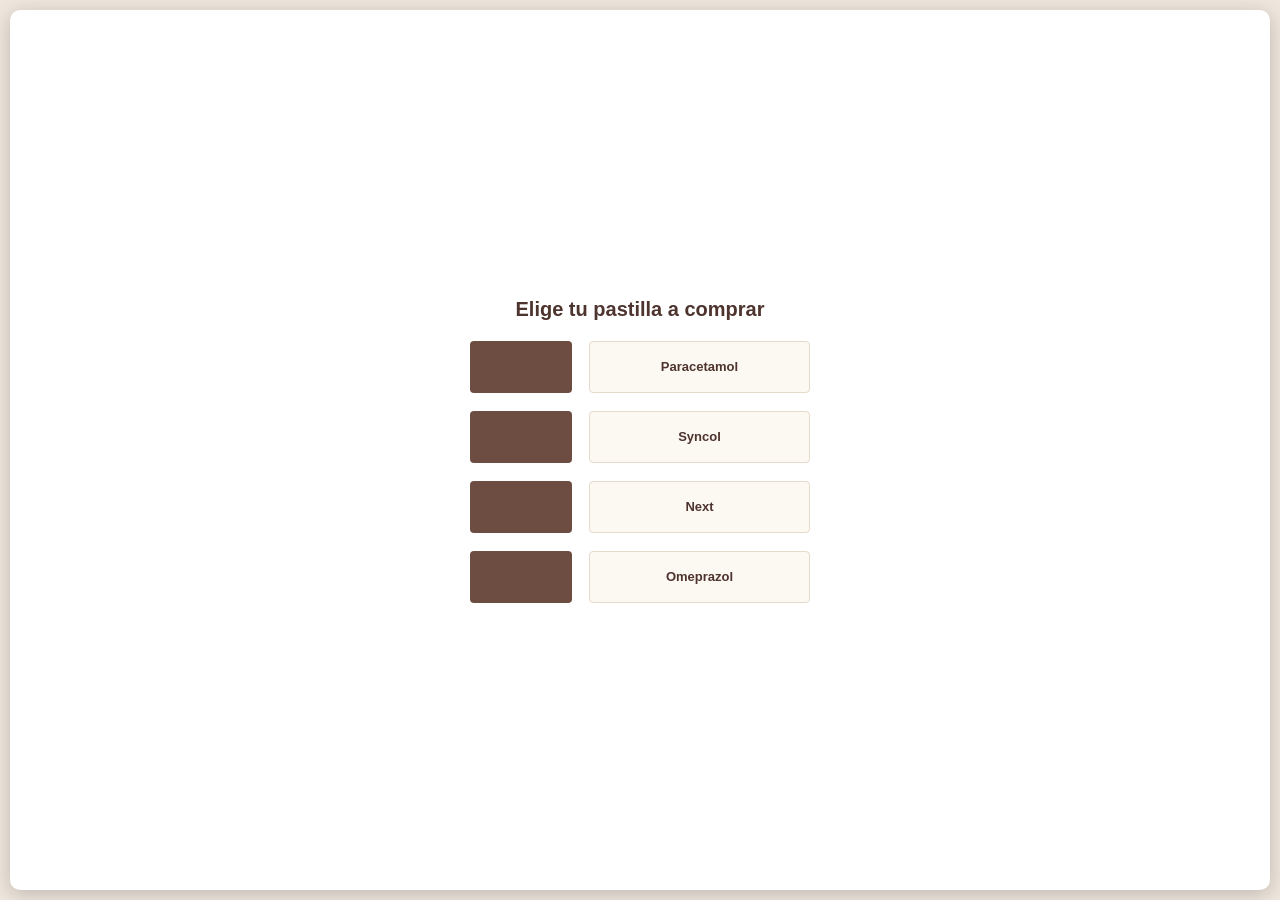
<file: elegir.html>
<!DOCTYPE html>
<html lang="es">
<head>
    <meta charset="UTF-8">
    <meta name="viewport" content="width=device-width, initial-scale=1.0">
    <title>Elegir pastilla</title>
    <link rel="stylesheet" href="estilo/elegir.css">
</head>
<body>

    <div class="fondo-diagonal"></div>

    <div class="contenido-opciones">
        
        <div class="tarjeta-opciones">
            
            <h1 class="pregunta">Elige tu pastilla a comprar</h1>

            <div class="contenedor-botones">
                <button class="botonE" onclick="guardarYRedirigir(1, 'Paracetamol')">Paracetamol</button>
                <button class="botonE" onclick="guardarYRedirigir(2, 'Syncol')">Syncol</button>
                <button class="botonE" onclick="guardarYRedirigir(3, 'Next')">Next</button>
                <button class="botonE" onclick="guardarYRedirigir(4, 'Omeprazol')">Omeprazol</button>
            </div>

        </div>

    </div>

    <script>
        function guardarYRedirigir(numero, nombre) {
            localStorage.setItem('resultadoRuta', numero);
            localStorage.setItem('nombrePastilla', nombre);

            window.location.href = 'formulario/rutas.html';
        }
    </script>

</body>
</html>
</file>
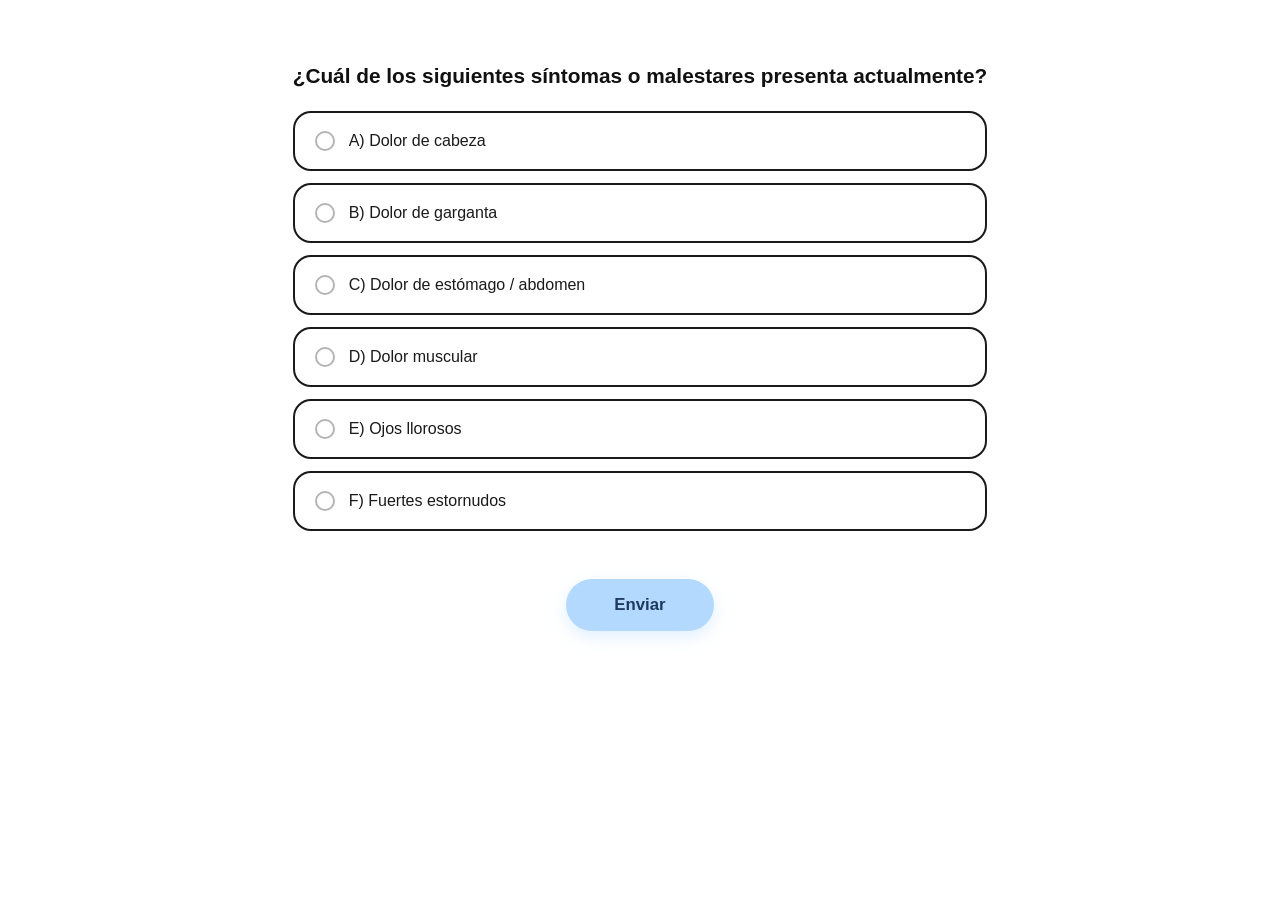
<file: formulario.html>
<!DOCTYPE html>
<html lang="es">
<head>
    <meta charset="UTF-8">
    <meta name="viewport" content="width=device-width, initial-scale=1.0">
    <title>Formulario</title>
    <link rel="stylesheet" href="estilo/formulario.css">
</head>
<body>

    <div class="rectangulo">
        <div class="prePRINCI">
            <form id="mi-formulario">
                
                <fieldset>
                    <legend>¿Cuál de los siguientes síntomas o malestares presenta actualmente?</legend>
                
                    <label><input type="radio" name="pregunta1" value="cabeza" required> A) Dolor de cabeza</label>
                    <label><input type="radio" name="pregunta1" value="garganta"> B) Dolor de garganta</label>
                    <label><input type="radio" name="pregunta1" value="estomago"> C) Dolor de estómago / abdomen</label>
                    <label><input type="radio" name="pregunta1" value="muscular"> D) Dolor muscular</label>
                    <label><input type="radio" name="pregunta1" value="ojos"> E) Ojos llorosos</label>
                    <label><input type="radio" name="pregunta1" value="estornudos"> F) Fuertes estornudos</label>
                </fieldset>

                <button type="submit" class="botonE">Enviar</button>
            </form>
        </div>
    </div>

    <script>
        document.getElementById('mi-formulario').addEventListener('submit', function(event) {
            event.preventDefault();

            const opcionSeleccionada = document.querySelector('input[name="pregunta1"]:checked');

            if (opcionSeleccionada) {
                const valor = opcionSeleccionada.value;
                let paginaDestino = '';

                switch (valor) {
                    case 'cabeza':
                        paginaDestino='formulario/pag1.html';
                        break;
                    case 'garganta':
                        paginaDestino='formulario/pag2.html';
                        break;
                    case 'estomago':
                        paginaDestino='formulario/pag3.html';
                        break;
                    case 'muscular':
                        paginaDestino='formulario/pag4.html';
                        break;
                    case 'nasal':
                        paginaDestino='formulario/pag5.html';
                        break;
                    case 'ojos':
                        paginaDestino='formulario/pag5.html';
                        break;
                    case 'estornudos':
                        paginaDestino='formulario/pag5.html';
                        break;
                    default:
                        paginaDestino='error.html';
                }
                window.location.href = paginaDestino;
            }
        });
    </script>
    
</body>
</html>
</file>
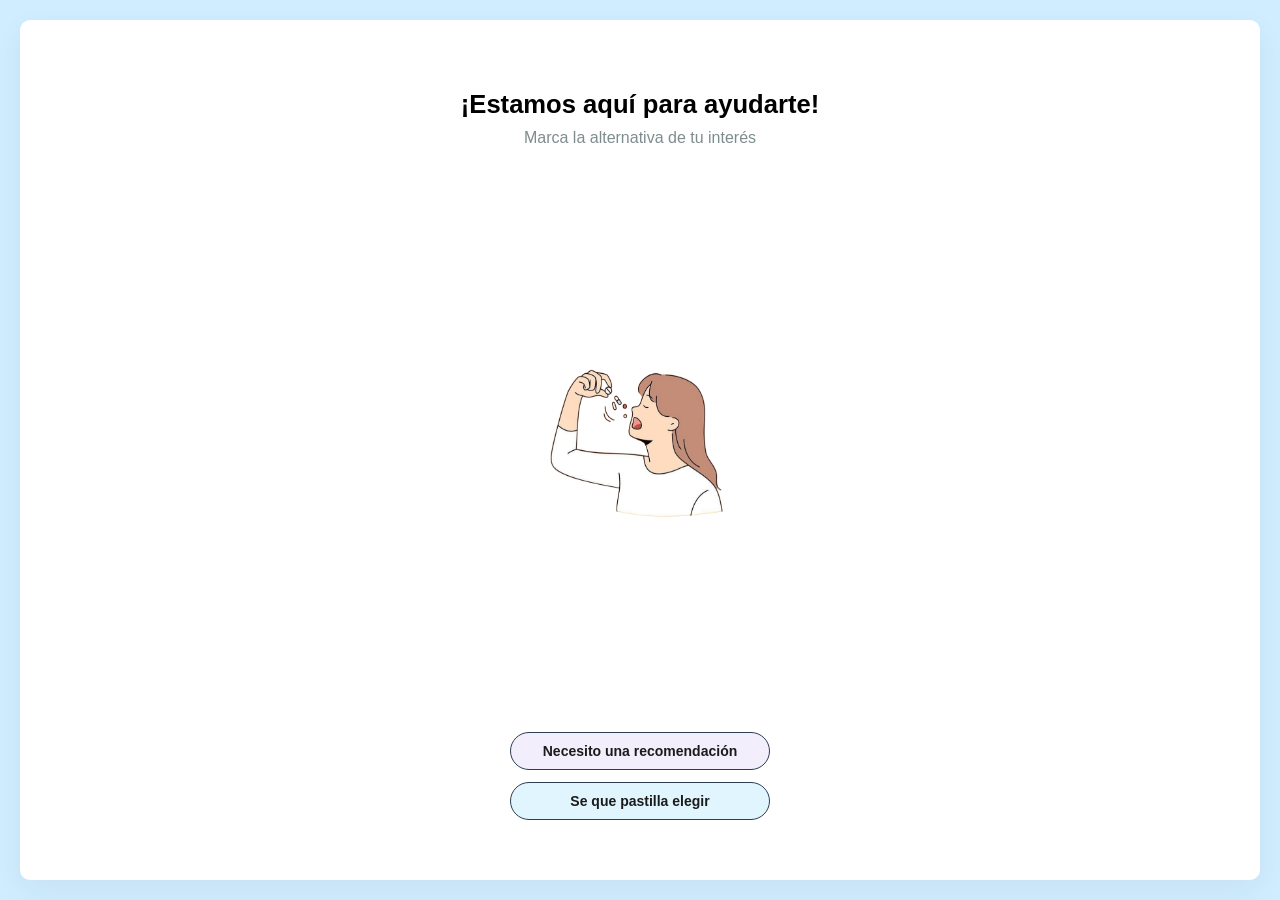
<file: opciones.html>
<!DOCTYPE html>
<html lang="es">
<head>
    <meta charset="UTF-8">
    <meta name="viewport" content="width=device-width, initial-scale=1.0">
    <title>Opciones</title>
    <link rel="stylesheet" href="estilo/opciones.css">
</head>
<body>

    <div class="fondo-diagonal"></div>
    
    <div class="contenido-opciones">
        
        <div class="tarjeta-opciones">
            
            <h1 class="pregunta">¡Estamos aquí para ayudarte!</h1>

            <img src="imagenes/mujer.png" class="mujer">

            <div class="contenedor-botones">
                <button class="botonE" onclick="window.location.href='formulario.html'">
                    Necesito una recomendación
                </button>
            
                <button class="botonE" onclick="window.location.href='elegir.html'">
                    Se que pastilla elegir
                </button>
            </div>

        </div>

    </div>

</body>
</html>
</file>
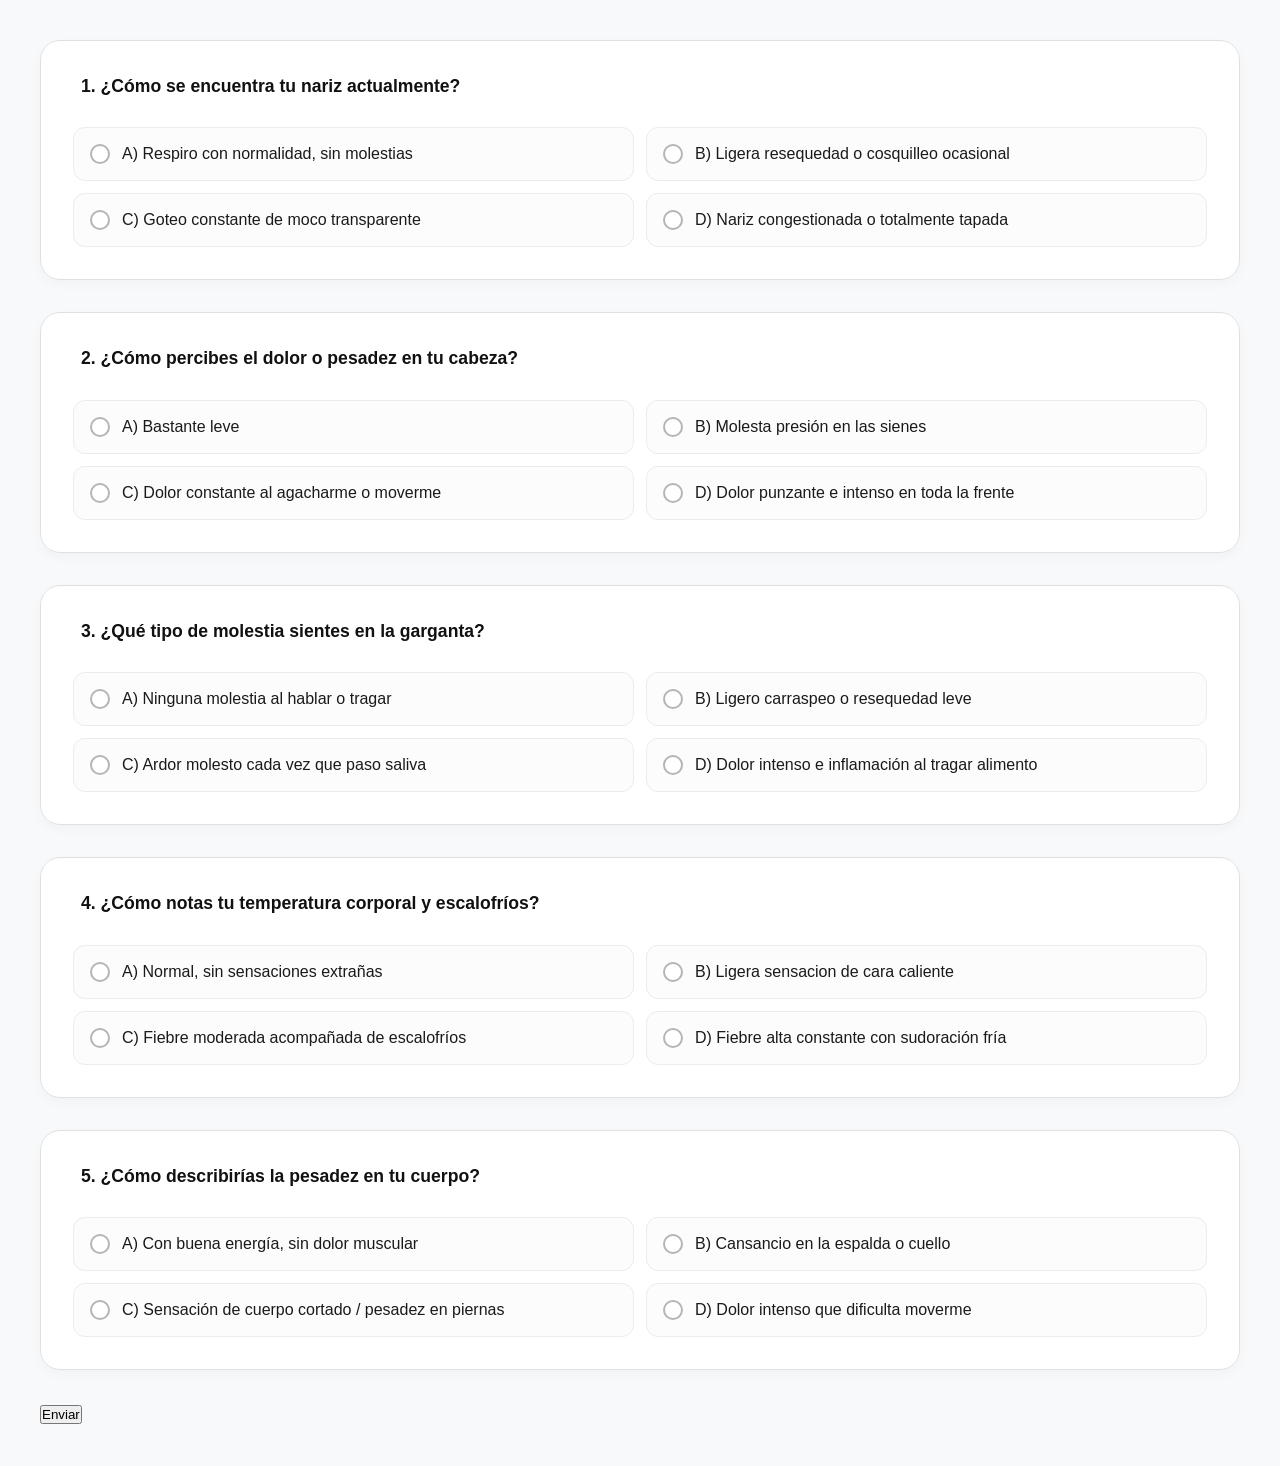
<file: formulario/pag1.html>
<!DOCTYPE html>
<html lang="es">
<head>
    <meta charset="UTF-8">
    <meta name="viewport" content="width=device-width, initial-scale=1.0">
    <title>cuestionario</title>
    <link rel="stylesheet" href="../estilo/pag1.css">
</head>
<body>

    <div class="rectangulo">
        <div class="prePRINCI">
            <form id="formulario-largo">

                <fieldset>
                    <legend>1. ¿Cómo se encuentra tu nariz actualmente?</legend>
                    <label><input type="radio" name="pre1" value="A" required> A) Respiro con normalidad, sin molestias</label>
                    <label><input type="radio" name="pre1" value="B"> B) Ligera resequedad o cosquilleo ocasional</label>
                    <label><input type="radio" name="pre1" value="C"> C) Goteo constante de moco transparente</label>
                    <label><input type="radio" name="pre1" value="D"> D) Nariz congestionada o totalmente tapada</label>
                </fieldset>

                <fieldset>
                    <legend>2. ¿Cómo percibes el dolor o pesadez en tu cabeza?</legend>
                    <label><input type="radio" name="pre2" value="A" required> A) Bastante leve</label>
                    <label><input type="radio" name="pre2" value="B"> B) Molesta presión en las sienes</label>
                    <label><input type="radio" name="pre2" value="C"> C) Dolor constante al agacharme o moverme</label>
                    <label><input type="radio" name="pre2" value="D"> D) Dolor punzante e intenso en toda la frente</label>
                </fieldset>

                <fieldset>
                    <legend>3. ¿Qué tipo de molestia sientes en la garganta?</legend>
                    <label><input type="radio" name="pre3" value="A" required> A) Ninguna molestia al hablar o tragar</label>
                    <label><input type="radio" name="pre3" value="B"> B) Ligero carraspeo o resequedad leve</label>
                    <label><input type="radio" name="pre3" value="C"> C) Ardor molesto cada vez que paso saliva</label>
                    <label><input type="radio" name="pre3" value="D"> D) Dolor intenso e inflamación al tragar alimento</label>
                </fieldset>

                <fieldset>
                    <legend>4. ¿Cómo notas tu temperatura corporal y escalofríos?</legend>
                    <label><input type="radio" name="pre4" value="A" required> A) Normal, sin sensaciones extrañas</label>
                    <label><input type="radio" name="pre4" value="B"> B) Ligera sensacion de cara caliente</label>
                    <label><input type="radio" name="pre4" value="C"> C) Fiebre moderada acompañada de escalofríos</label>
                    <label><input type="radio" name="pre4" value="D"> D) Fiebre alta constante con sudoración fría</label>
                </fieldset>

                <fieldset>
                    <legend>5. ¿Cómo describirías la pesadez en tu cuerpo?</legend>
                    <label><input type="radio" name="pre5" value="A" required> A) Con buena energía, sin dolor muscular</label>
                    <label><input type="radio" name="pre5" value="B"> B) Cansancio en la espalda o cuello</label>
                    <label><input type="radio" name="pre5" value="C"> C) Sensación de cuerpo cortado / pesadez en piernas</label>
                    <label><input type="radio" name="pre5" value="D"> D) Dolor intenso que dificulta moverme</label>
                </fieldset>

                <button type="submit" class="botonE">Enviar</button>
            </form>
        </div>
    </div>

    <script>
        document.getElementById('formulario-largo').addEventListener('submit', function(event) {
            event.preventDefault();

            // Arreglo reducido a las 5 preguntas activas
            const respuestas = ['pre1', 'pre2', 'pre3', 'pre4', 'pre5'];
            let puntosTotales = 0;
            
            // Valores asignados a cada opción
            const valores = { 'A': 1, 'B': 2, 'C': 3, 'D': 4 };

            for (const id of respuestas) {
                const seleccion = document.querySelector(`input[name="${id}"]:checked`)?.value;
                if (seleccion && valores[seleccion]) {
                    puntosTotales += valores[seleccion];
                }
            }

            let resultadoRuta = 1;
            let nombrePastilla = 'Paracetamol';

            // Evaluación de la suma (Mínimo: 5, Máximo: 20)
            if (puntosTotales <= 12) {
                resultadoRuta = 1;
                nombrePastilla = 'Paracetamol';
            } else {
                resultadoRuta = 3;
                nombrePastilla = 'Next';
            }

            // Guardado en localStorage de ambas variables
            localStorage.setItem('resultadoRuta', resultadoRuta);
            localStorage.setItem('nombrePastilla', nombrePastilla);

            window.location.href = 'rutas.html';
        });
    </script>
    
</body>
</html>
</file>
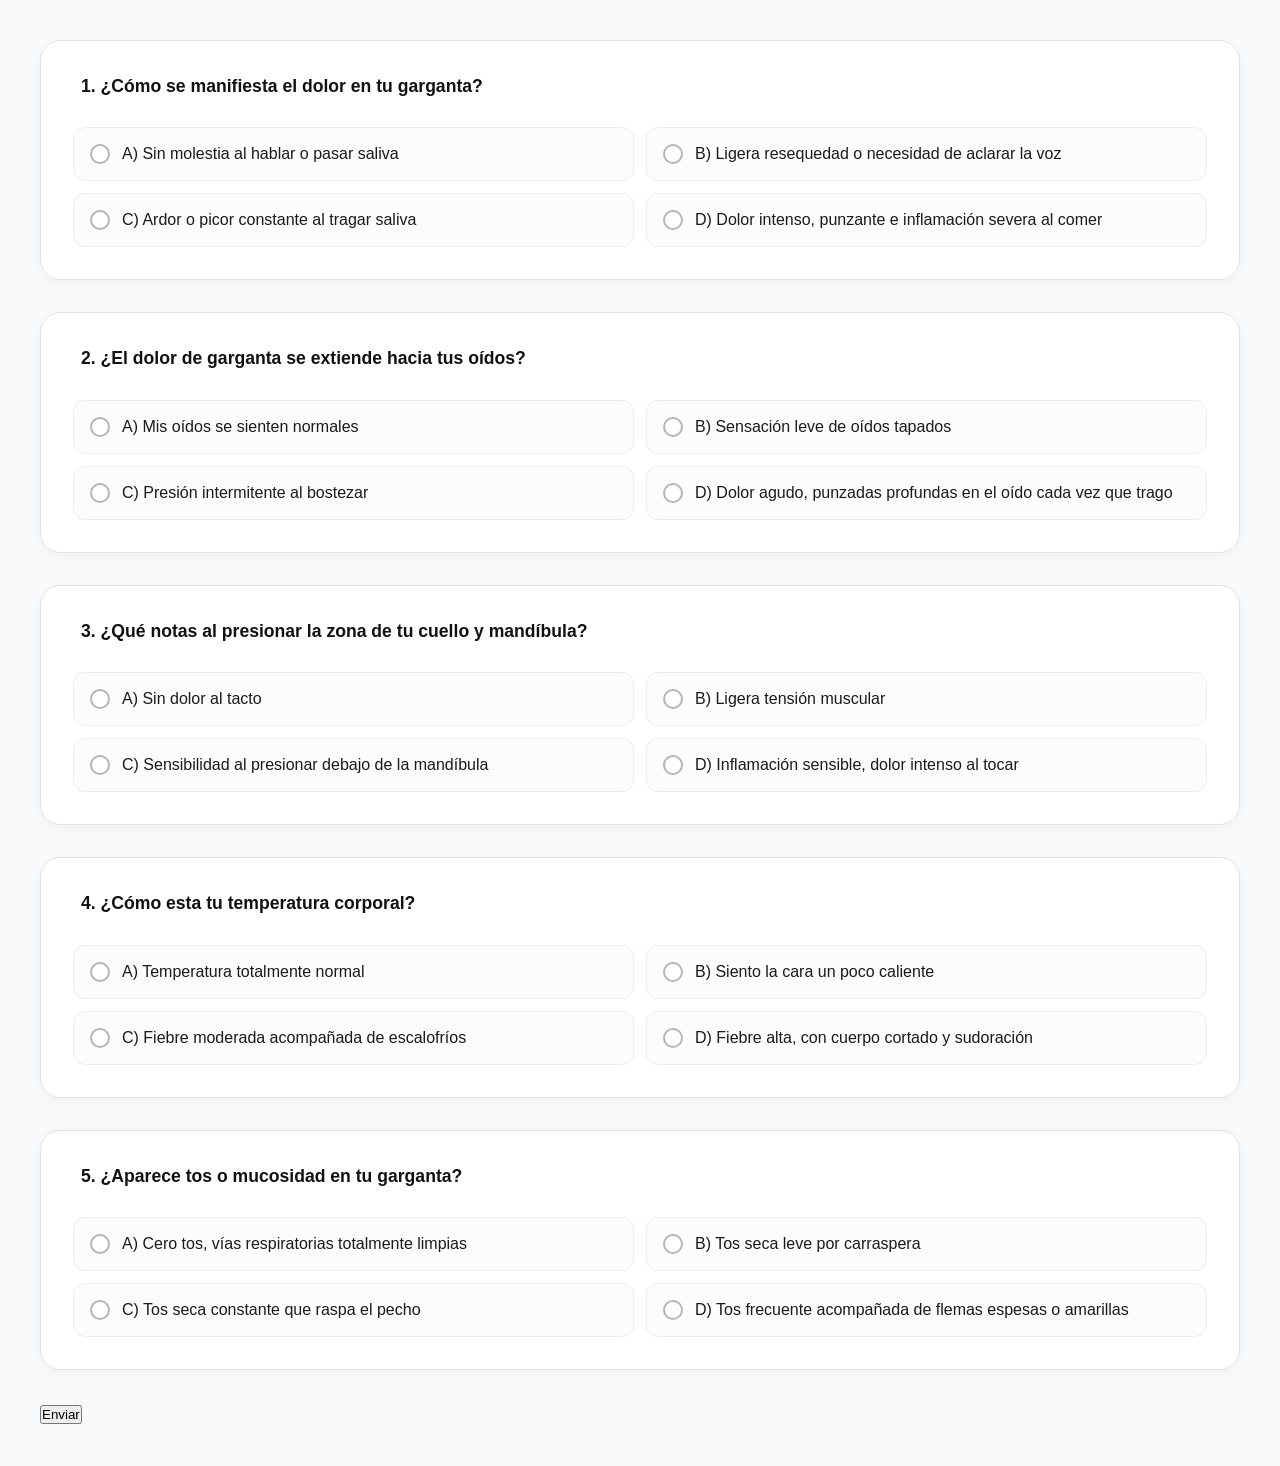
<file: formulario/pag2.html>
<!DOCTYPE html>
<html lang="es">
<head>
    <meta charset="UTF-8">
    <meta name="viewport" content="width=device-width, initial-scale=1.0">
    <title>cuestionario</title>
    <link rel="stylesheet" href="../estilo/pag1.css">
</head>
<body>

    <div class="rectangulo">
        <div class="prePRINCI">
            <form id="formulario-largo">

                <fieldset>
                    <legend>1. ¿Cómo se manifiesta el dolor en tu garganta?</legend>
                    <label><input type="radio" name="pre1" value="A" required> A) Sin molestia al hablar o pasar saliva</label>
                    <label><input type="radio" name="pre1" value="B"> B) Ligera resequedad o necesidad de aclarar la voz</label>
                    <label><input type="radio" name="pre1" value="C"> C) Ardor o picor constante al tragar saliva</label>
                    <label><input type="radio" name="pre1" value="D"> D) Dolor intenso, punzante e inflamación severa al comer</label>
                </fieldset>

                <fieldset>
                    <legend>2. ¿El dolor de garganta se extiende hacia tus oídos?</legend>
                    <label><input type="radio" name="pre2" value="A" required> A) Mis oídos se sienten normales</label>
                    <label><input type="radio" name="pre2" value="B"> B) Sensación leve de oídos tapados</label>
                    <label><input type="radio" name="pre2" value="C"> C) Presión intermitente al bostezar</label>
                    <label><input type="radio" name="pre2" value="D"> D) Dolor agudo, punzadas profundas en el oído cada vez que trago</label>
                </fieldset>

                <fieldset>
                    <legend>3. ¿Qué notas al presionar la zona de tu cuello y mandíbula?</legend>
                    <label><input type="radio" name="pre3" value="A" required> A) Sin dolor al tacto</label>
                    <label><input type="radio" name="pre3" value="B"> B) Ligera tensión muscular</label>
                    <label><input type="radio" name="pre3" value="C"> C) Sensibilidad al presionar debajo de la mandíbula</label>
                    <label><input type="radio" name="pre3" value="D"> D) Inflamación sensible, dolor intenso al tocar</label>
                </fieldset>

                <fieldset>
                    <legend>4. ¿Cómo esta tu temperatura corporal?</legend>
                    <label><input type="radio" name="pre4" value="A" required> A) Temperatura totalmente normal</label>
                    <label><input type="radio" name="pre4" value="B"> B) Siento la cara un poco caliente</label>
                    <label><input type="radio" name="pre4" value="C"> C) Fiebre moderada acompañada de escalofríos</label>
                    <label><input type="radio" name="pre4" value="D"> D) Fiebre alta, con cuerpo cortado y sudoración</label>
                </fieldset>

                <fieldset>
                    <legend>5. ¿Aparece tos o mucosidad en tu garganta?</legend>
                    <label><input type="radio" name="pre5" value="A" required> A) Cero tos, vías respiratorias totalmente limpias</label>
                    <label><input type="radio" name="pre5" value="B"> B) Tos seca leve por carraspera</label>
                    <label><input type="radio" name="pre5" value="C"> C) Tos seca constante que raspa el pecho</label>
                    <label><input type="radio" name="pre5" value="D"> D) Tos frecuente acompañada de flemas espesas o amarillas</label>
                </fieldset>

                <button type="submit" class="botonE">Enviar</button>
            </form>
        </div>
    </div>

    <script>
        document.getElementById('formulario-largo').addEventListener('submit', function(event) {
            event.preventDefault();

            // Arreglo con las 5 preguntas activas
            const respuestas = ['pre1', 'pre2', 'pre3', 'pre4', 'pre5'];
            let puntosTotales = 0;
            
            // Valores asignados a cada opción (A=1, B=2, C=3, D=4)
            const valores = { 'A': 1, 'B': 2, 'C': 3, 'D': 4 };

            for (const id of respuestas) {
                const seleccion = document.querySelector(`input[name="${id}"]:checked`)?.value;
                if (seleccion && valores[seleccion]) {
                    puntosTotales += valores[seleccion];
                }
            }

            let resultadoRuta = 1;
            let nombrePastilla = 'Paracetamol';

            // Evaluación de la suma (Mínimo: 5, Máximo: 20)
            if (puntosTotales <= 12) {
                resultadoRuta = 1;
                nombrePastilla = 'Paracetamol';
            } else {
                resultadoRuta = 3;
                nombrePastilla = 'Next';
            }

            // Guardado en localStorage de las variables que ya utilizas
            localStorage.setItem('resultadoRuta', resultadoRuta);
            localStorage.setItem('nombrePastilla', nombrePastilla);

            window.location.href = 'rutas.html';
        });
    </script>
    
</body>
</html>
</file>
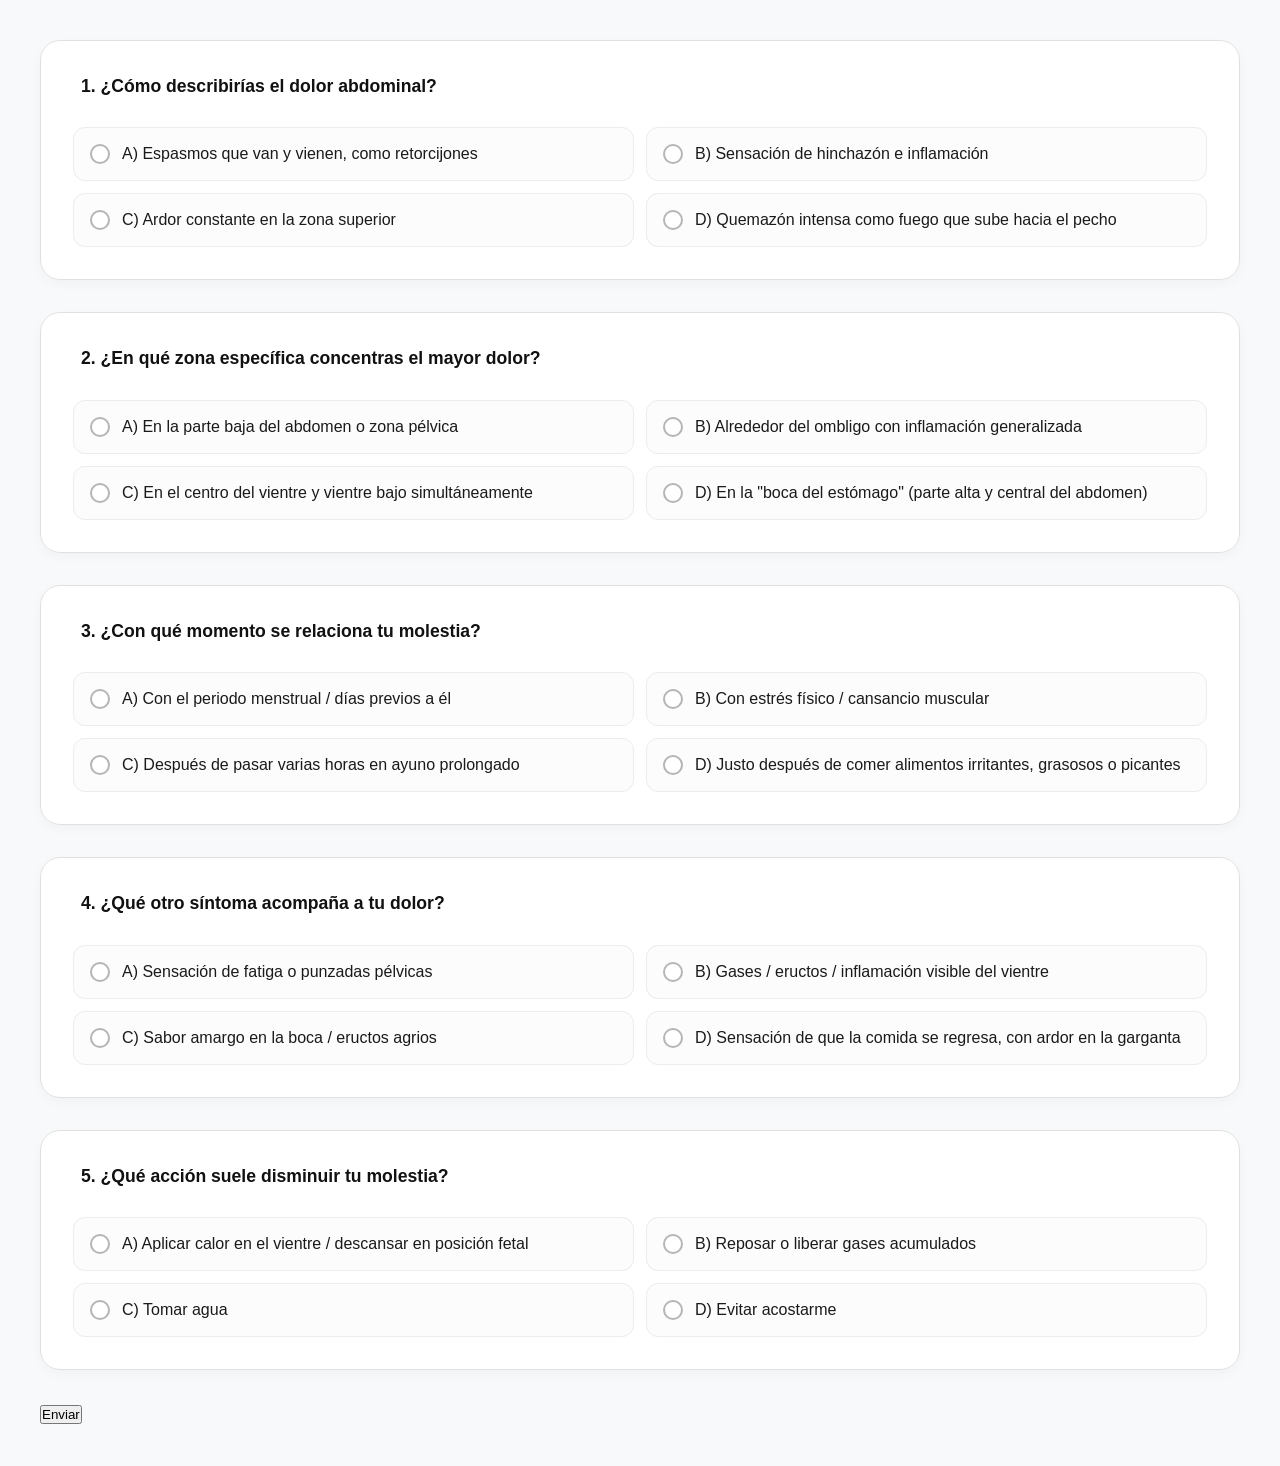
<file: formulario/pag3.html>
<!DOCTYPE html>
<html lang="es">
<head>
    <meta charset="UTF-8">
    <meta name="viewport" content="width=device-width, initial-scale=1.0">
    <title>cuestionario</title>
    <link rel="stylesheet" href="../estilo/pag1.css">
</head>
<body>

    <div class="rectangulo">
        <div class="prePRINCI">
            <form id="formulario-largo">

                <fieldset>
                    <legend>1. ¿Cómo describirías el dolor abdominal?</legend>
                    <label><input type="radio" name="pre1" value="A" required> A) Espasmos que van y vienen, como retorcijones</label>
                    <label><input type="radio" name="pre1" value="B"> B) Sensación de hinchazón e inflamación</label>
                    <label><input type="radio" name="pre1" value="C"> C) Ardor constante en la zona superior</label>
                    <label><input type="radio" name="pre1" value="D"> D) Quemazón intensa como fuego que sube hacia el pecho</label>
                </fieldset>

                <fieldset>
                    <legend>2. ¿En qué zona específica concentras el mayor dolor?</legend>
                    <label><input type="radio" name="pre2" value="A" required> A) En la parte baja del abdomen o zona pélvica</label>
                    <label><input type="radio" name="pre2" value="B"> B) Alrededor del ombligo con inflamación generalizada</label>
                    <label><input type="radio" name="pre2" value="C"> C) En el centro del vientre y vientre bajo simultáneamente</label>
                    <label><input type="radio" name="pre2" value="D"> D) En la "boca del estómago" (parte alta y central del abdomen)</label>
                </fieldset>

                <fieldset>
                    <legend>3. ¿Con qué momento se relaciona tu molestia?</legend>
                    <label><input type="radio" name="pre3" value="A" required> A) Con el periodo menstrual / días previos a él</label>
                    <label><input type="radio" name="pre3" value="B"> B) Con estrés físico / cansancio muscular</label>
                    <label><input type="radio" name="pre3" value="C"> C) Después de pasar varias horas en ayuno prolongado</label>
                    <label><input type="radio" name="pre3" value="D"> D) Justo después de comer alimentos irritantes, grasosos o picantes</label>
                </fieldset>

                <fieldset>
                    <legend>4. ¿Qué otro síntoma acompaña a tu dolor?</legend>
                    <label><input type="radio" name="pre4" value="A" required> A) Sensación de fatiga o punzadas pélvicas</label>
                    <label><input type="radio" name="pre4" value="B"> B) Gases / eructos / inflamación visible del vientre</label>
                    <label><input type="radio" name="pre4" value="C"> C) Sabor amargo en la boca / eructos agrios</label>
                    <label><input type="radio" name="pre4" value="D"> D) Sensación de que la comida se regresa, con ardor en la garganta</label>
                </fieldset>

                <fieldset>
                    <legend>5. ¿Qué acción suele disminuir tu molestia?</legend>
                    <label><input type="radio" name="pre5" value="A" required> A) Aplicar calor en el vientre / descansar en posición fetal</label>
                    <label><input type="radio" name="pre5" value="B"> B) Reposar o liberar gases acumulados</label>
                    <label><input type="radio" name="pre5" value="C"> C) Tomar agua</label>
                    <label><input type="radio" name="pre5" value="D"> D) Evitar acostarme</label>
                </fieldset>

                <button type="submit" class="botonE">Enviar</button>
            </form>
        </div>
    </div>

    <script>
        document.getElementById('formulario-largo').addEventListener('submit', function(event) {
            event.preventDefault();

            // Arreglo con las 5 preguntas activas
            const respuestas = ['pre1', 'pre2', 'pre3', 'pre4', 'pre5'];
            let puntosTotales = 0;
            
            // Valores para la suma: A=1, B=2 (orientados a Syncol/Cólicos) | C=3, D=4 (orientados a Omeprazol/Gastritis)
            const valores = { 'A': 1, 'B': 2, 'C': 3, 'D': 4 };

            for (const id of respuestas) {
                const seleccion = document.querySelector(`input[name="${id}"]:checked`)?.value;
                if (seleccion && valores[seleccion]) {
                    puntosTotales += valores[seleccion];
                }
            }

            let resultadoRuta = 2;
            let nombrePastilla = 'Syncol';

            // Evaluación de puntajes (Mínimo: 5, Máximo: 20)
            if (puntosTotales <= 12) {
                resultadoRuta = 2;
                nombrePastilla = 'Syncol';
            } else {
                resultadoRuta = 4;
                nombrePastilla = 'Omeprazol';
            }

            // Almacenamiento en localStorage exactamente igual a las anteriores
            localStorage.setItem('resultadoRuta', resultadoRuta);
            localStorage.setItem('nombrePastilla', nombrePastilla);

            window.location.href = 'rutas.html';
        });
    </script>
    
</body>
</html>
</file>
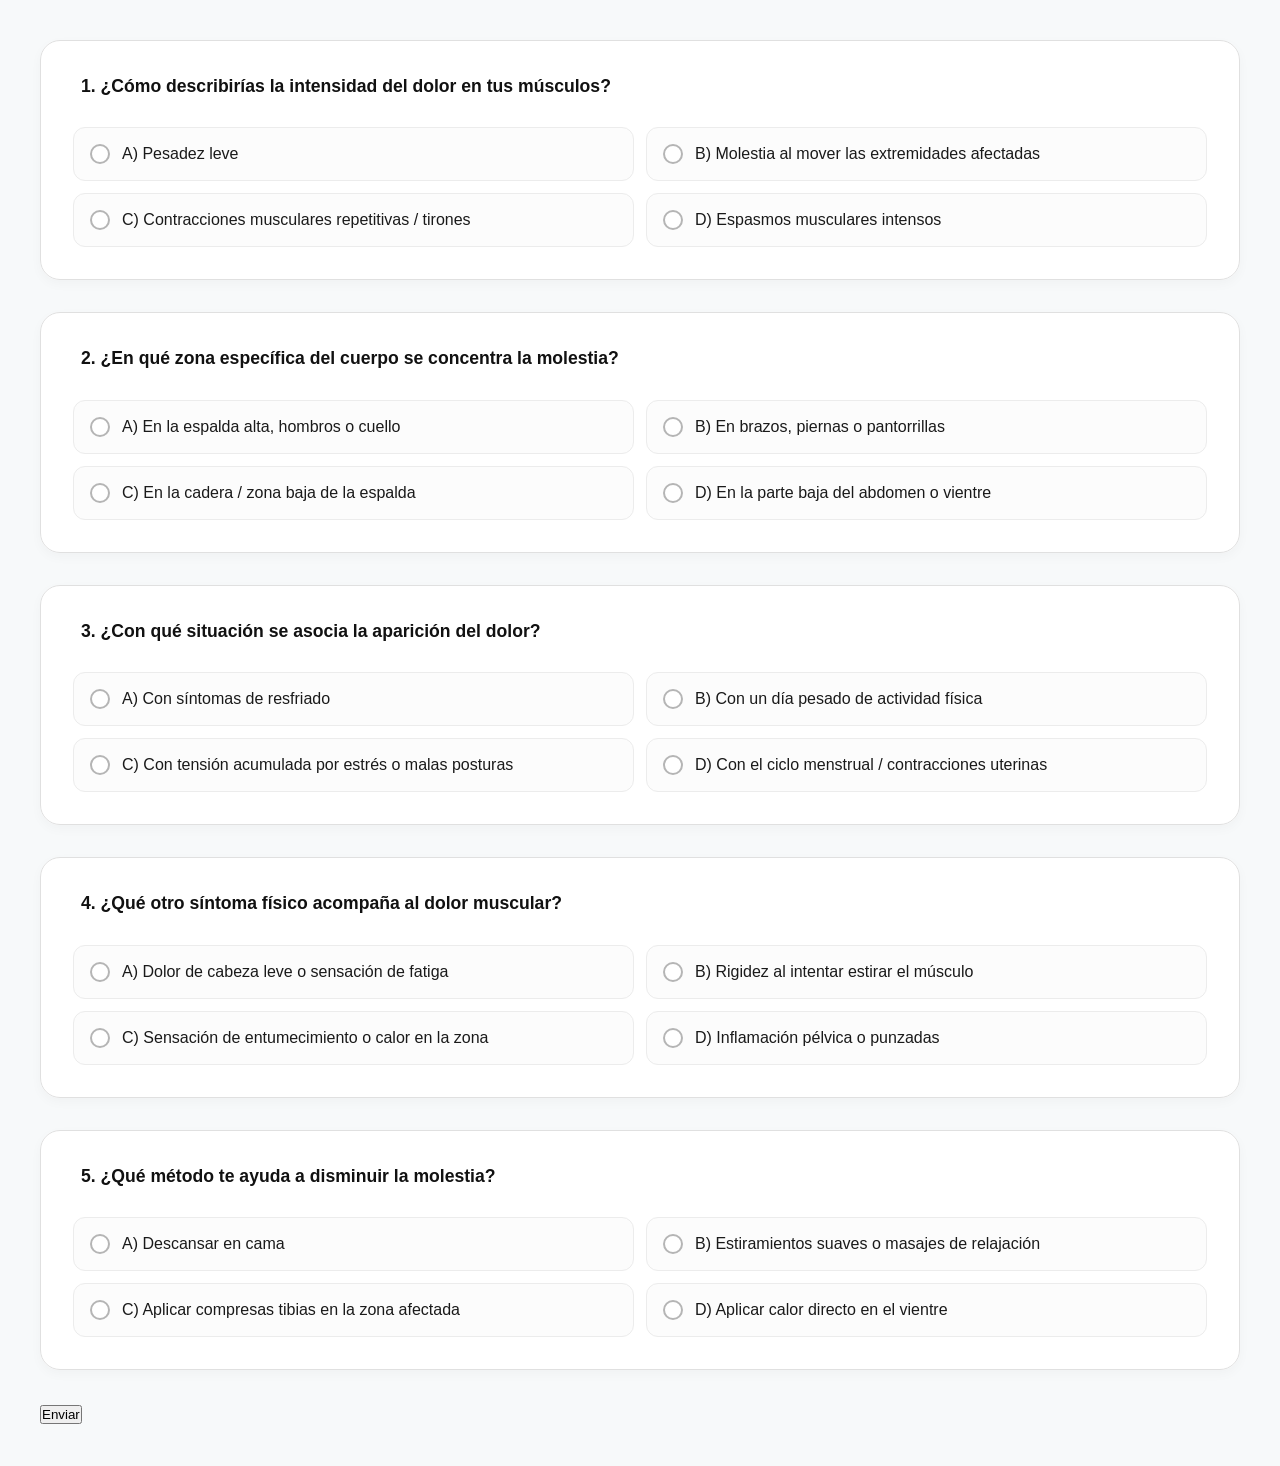
<file: formulario/pag4.html>
<!DOCTYPE html>
<html lang="es">
<head>
    <meta charset="UTF-8">
    <meta name="viewport" content="width=device-width, initial-scale=1.0">
    <title>cuestionario</title>
    <link rel="stylesheet" href="../estilo/pag1.css">
</head>
<body>

    <div class="rectangulo">
        <div class="prePRINCI">
            <!-- Único formulario con ID para controlarlo por JavaScript -->
            <form id="formulario-largo">
                
                <!-- PREGUNTA 1 -->
                <fieldset>
                    <legend>1. ¿Cómo describirías la intensidad del dolor en tus músculos?</legend>
                    <label><input type="radio" name="pre1" value="A" required> A) Pesadez leve</label>
                    <label><input type="radio" name="pre1" value="B"> B) Molestia al mover las extremidades afectadas</label>
                    <label><input type="radio" name="pre1" value="C"> C) Contracciones musculares repetitivas / tirones</label>
                    <label><input type="radio" name="pre1" value="D"> D) Espasmos musculares intensos</label>
                </fieldset>

                <!-- PREGUNTA 2 -->
                <fieldset>
                    <legend>2. ¿En qué zona específica del cuerpo se concentra la molestia?</legend>
                    <label><input type="radio" name="pre2" value="A" required> A) En la espalda alta, hombros o cuello</label>
                    <label><input type="radio" name="pre2" value="B"> B) En brazos, piernas o pantorrillas</label>
                    <label><input type="radio" name="pre2" value="C"> C) En la cadera / zona baja de la espalda</label>
                    <label><input type="radio" name="pre2" value="D"> D) En la parte baja del abdomen o vientre</label>
                </fieldset>

                <!-- PREGUNTA 3 -->
                <fieldset>
                    <legend>3. ¿Con qué situación se asocia la aparición del dolor?</legend>
                    <label><input type="radio" name="pre3" value="A" required> A) Con síntomas de resfriado</label>
                    <label><input type="radio" name="pre3" value="B"> B) Con un día pesado de actividad física</label>
                    <label><input type="radio" name="pre3" value="C"> C) Con tensión acumulada por estrés o malas posturas</label>
                    <label><input type="radio" name="pre3" value="D"> D) Con el ciclo menstrual / contracciones uterinas</label>
                </fieldset>

                <!-- PREGUNTA 4 -->
                <fieldset>
                    <legend>4. ¿Qué otro síntoma físico acompaña al dolor muscular?</legend>
                    <label><input type="radio" name="pre4" value="A" required> A) Dolor de cabeza leve o sensación de fatiga</label>
                    <label><input type="radio" name="pre4" value="B"> B) Rigidez al intentar estirar el músculo</label>
                    <label><input type="radio" name="pre4" value="C"> C) Sensación de entumecimiento o calor en la zona</label>
                    <label><input type="radio" name="pre4" value="D"> D) Inflamación pélvica o punzadas</label>
                </fieldset>

                <!-- PREGUNTA 5 -->
                <fieldset>
                    <legend>5. ¿Qué método te ayuda a disminuir la molestia?</legend>
                    <label><input type="radio" name="pre5" value="A" required> A) Descansar en cama</label>
                    <label><input type="radio" name="pre5" value="B"> B) Estiramientos suaves o masajes de relajación</label>
                    <label><input type="radio" name="pre5" value="C"> C) Aplicar compresas tibias en la zona afectada</label>
                    <label><input type="radio" name="pre5" value="D"> D) Aplicar calor directo en el vientre</label>
                </fieldset>

                <!-- Botón de Envío -->
                <button type="submit" class="botonE">Enviar</button>
            </form>
        </div>
    </div>

    <!-- Script JavaScript para capturar en variables y guardar -->
    <script>
        document.getElementById('formulario-largo').addEventListener('submit', function(event) {
            // Evita que la página se recargue automáticamente
            event.preventDefault();

            const respuestas = ['pre1', 'pre2', 'pre3', 'pre4', 'pre5'];
            let puntosTotales = 0;
            
            // Valores asignados: A y B orientados a Paracetamol (1) | C y D orientados a Syncol (2)
            const valores = { 'A': 1, 'B': 2, 'C': 3, 'D': 4 };

            for (const id of respuestas) {
                const seleccion = document.querySelector(`input[name="${id}"]:checked`)?.value;
                if (seleccion && valores[seleccion]) {
                    puntosTotales += valores[seleccion];
                }
            }

            let resultadoRuta = 1;
            let nombrePastilla = 'Paracetamol';

            // Evaluación de puntajes (Mínimo: 5, Máximo: 20)
            if (puntosTotales <= 12) {
                resultadoRuta = 1;
                nombrePastilla = 'Paracetamol';
            } else {
                resultadoRuta = 2;
                nombrePastilla = 'Syncol';
            }

            // Guardamos las variables en el almacenamiento local con los nombres exactos requeridos
            localStorage.setItem('resultadoRuta', resultadoRuta);
            localStorage.setItem('nombrePastilla', nombrePastilla);

            // Redirige a la página 'rutas.html'
            window.location.href = 'rutas.html';
        });
    </script>
    
</body>
</html>
</file>
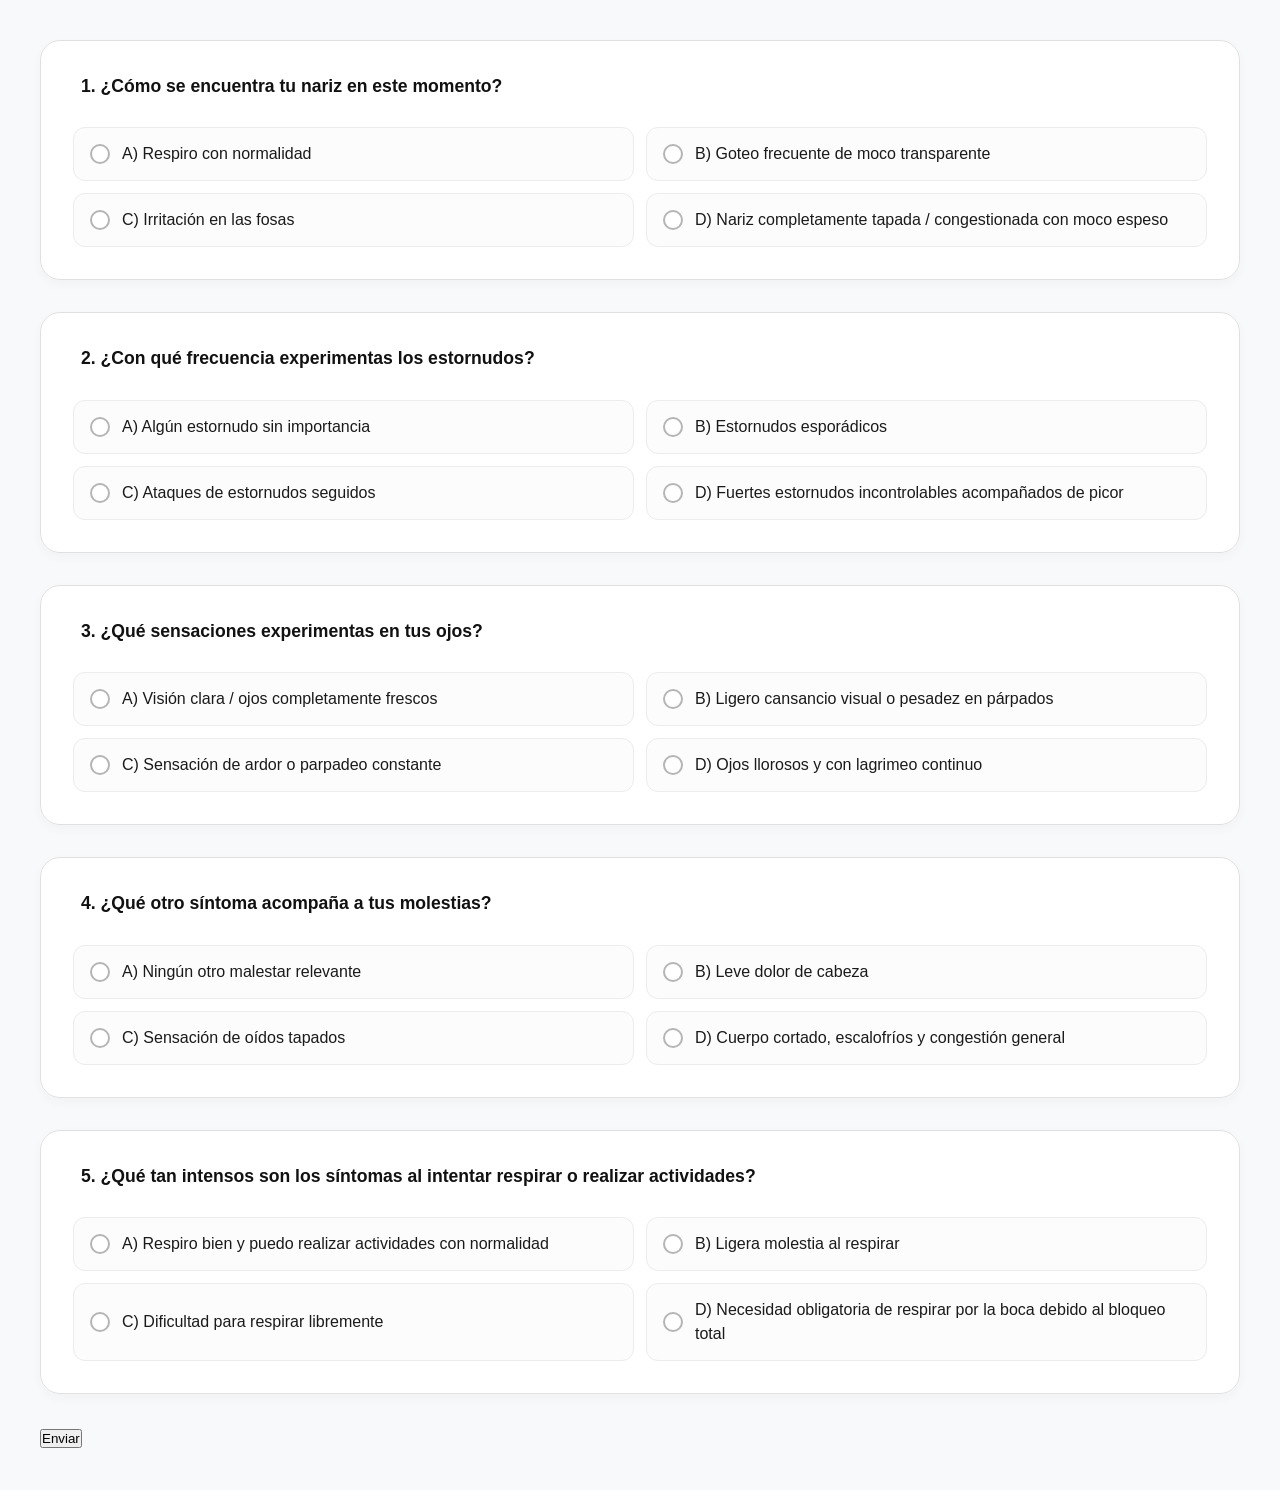
<file: formulario/pag5.html>
<!DOCTYPE html>
<html lang="es">
<head>
    <meta charset="UTF-8">
    <meta name="viewport" content="width=device-width, initial-scale=1.0">
    <title>cuestionario</title>
    <link rel="stylesheet" href="../estilo/pag1.css">
</head>
<body>

    <div class="rectangulo">
        <div class="prePRINCI">
            <!-- Único formulario con ID para controlarlo por JavaScript -->
            <form id="formulario-largo">
                
                <!-- PREGUNTA 1 -->
                <fieldset>
                    <legend>1. ¿Cómo se encuentra tu nariz en este momento?</legend>
                    <label><input type="radio" name="pre1" value="A" required> A) Respiro con normalidad</label>
                    <label><input type="radio" name="pre1" value="B"> B) Goteo frecuente de moco transparente</label>
                    <label><input type="radio" name="pre1" value="C"> C) Irritación en las fosas</label>
                    <label><input type="radio" name="pre1" value="D"> D) Nariz completamente tapada / congestionada con moco espeso</label>
                </fieldset>

                <!-- PREGUNTA 2 -->
                <fieldset>
                    <legend>2. ¿Con qué frecuencia experimentas los estornudos?</legend>
                    <label><input type="radio" name="pre2" value="A" required> A) Algún estornudo sin importancia</label>
                    <label><input type="radio" name="pre2" value="B"> B) Estornudos esporádicos</label>
                    <label><input type="radio" name="pre2" value="C"> C) Ataques de estornudos seguidos</label>
                    <label><input type="radio" name="pre2" value="D"> D) Fuertes estornudos incontrolables acompañados de picor</label>
                </fieldset>

                <!-- PREGUNTA 3 -->
                <fieldset>
                    <legend>3. ¿Qué sensaciones experimentas en tus ojos?</legend>
                    <label><input type="radio" name="pre3" value="A" required> A) Visión clara / ojos completamente frescos</label>
                    <label><input type="radio" name="pre3" value="B"> B) Ligero cansancio visual o pesadez en párpados</label>
                    <label><input type="radio" name="pre3" value="C"> C) Sensación de ardor o parpadeo constante</label>
                    <label><input type="radio" name="pre3" value="D"> D) Ojos llorosos y con lagrimeo continuo</label>
                </fieldset>

                <!-- PREGUNTA 4 -->
                <fieldset>
                    <legend>4. ¿Qué otro síntoma acompaña a tus molestias?</legend>
                    <label><input type="radio" name="pre4" value="A" required> A) Ningún otro malestar relevante</label>
                    <label><input type="radio" name="pre4" value="B"> B) Leve dolor de cabeza</label>
                    <label><input type="radio" name="pre4" value="C"> C) Sensación de oídos tapados</label>
                    <label><input type="radio" name="pre4" value="D"> D) Cuerpo cortado, escalofríos y congestión general</label>
                </fieldset>

                <!-- PREGUNTA 5 -->
                <fieldset>
                    <legend>5. ¿Qué tan intensos son los síntomas al intentar respirar o realizar actividades?</legend>
                    <label><input type="radio" name="pre5" value="A" required> A) Respiro bien y puedo realizar actividades con normalidad</label>
                    <label><input type="radio" name="pre5" value="B"> B) Ligera molestia al respirar</label>
                    <label><input type="radio" name="pre5" value="C"> C) Dificultad para respirar libremente</label>
                    <label><input type="radio" name="pre5" value="D"> D) Necesidad obligatoria de respirar por la boca debido al bloqueo total</label>
                </fieldset>

                <!-- Botón de Envío -->
                <button type="submit" class="botonE">Enviar</button>
            </form>
        </div>
    </div>

    <!-- Script JavaScript para capturar en variables y guardar -->
    <script>
        document.getElementById('formulario-largo').addEventListener('submit', function(event) {
            // Evita que la página se recargue automáticamente
            event.preventDefault();

            const respuestas = ['pre1', 'pre2', 'pre3', 'pre4', 'pre5'];
            let puntosTotales = 0;
            
            // Valores asignados: A otorga menor puntaje (probabilidad baja para Paracetamol si todo es mínimo), B, C y D otorgan mayor puntaje (Next)
            const valores = { 'A': 1, 'B': 2, 'C': 3, 'D': 4 };

            for (const id of respuestas) {
                const seleccion = document.querySelector(`input[name="${id}"]:checked`)?.value;
                if (seleccion && valores[seleccion]) {
                    puntosTotales += valores[seleccion];
                }
            }

            let resultadoRuta = 3;
            let nombrePastilla = 'Next';

            // Evaluación de puntajes (Mínimo: 5, Máximo: 20)
            // Si el puntaje es de 5 (absolutamente todas en A), se asigna Paracetamol (1) por la baja probabilidad solicitada.
            // A partir de 6 puntos en adelante, se asigna Next (3).
            if (puntosTotales === 5) {
                resultadoRuta = 1;
                nombrePastilla = 'Paracetamol';
            } else {
                resultadoRuta = 3;
                nombrePastilla = 'Next';
            }

            // Guardamos las variables en el almacenamiento local con los nombres exactos requeridos
            localStorage.setItem('resultadoRuta', resultadoRuta);
            localStorage.setItem('nombrePastilla', nombrePastilla);

            // Redirige a la página 'rutas.html'
            window.location.href = 'rutas.html';
        });
    </script>
    
</body>
</html>
</file>
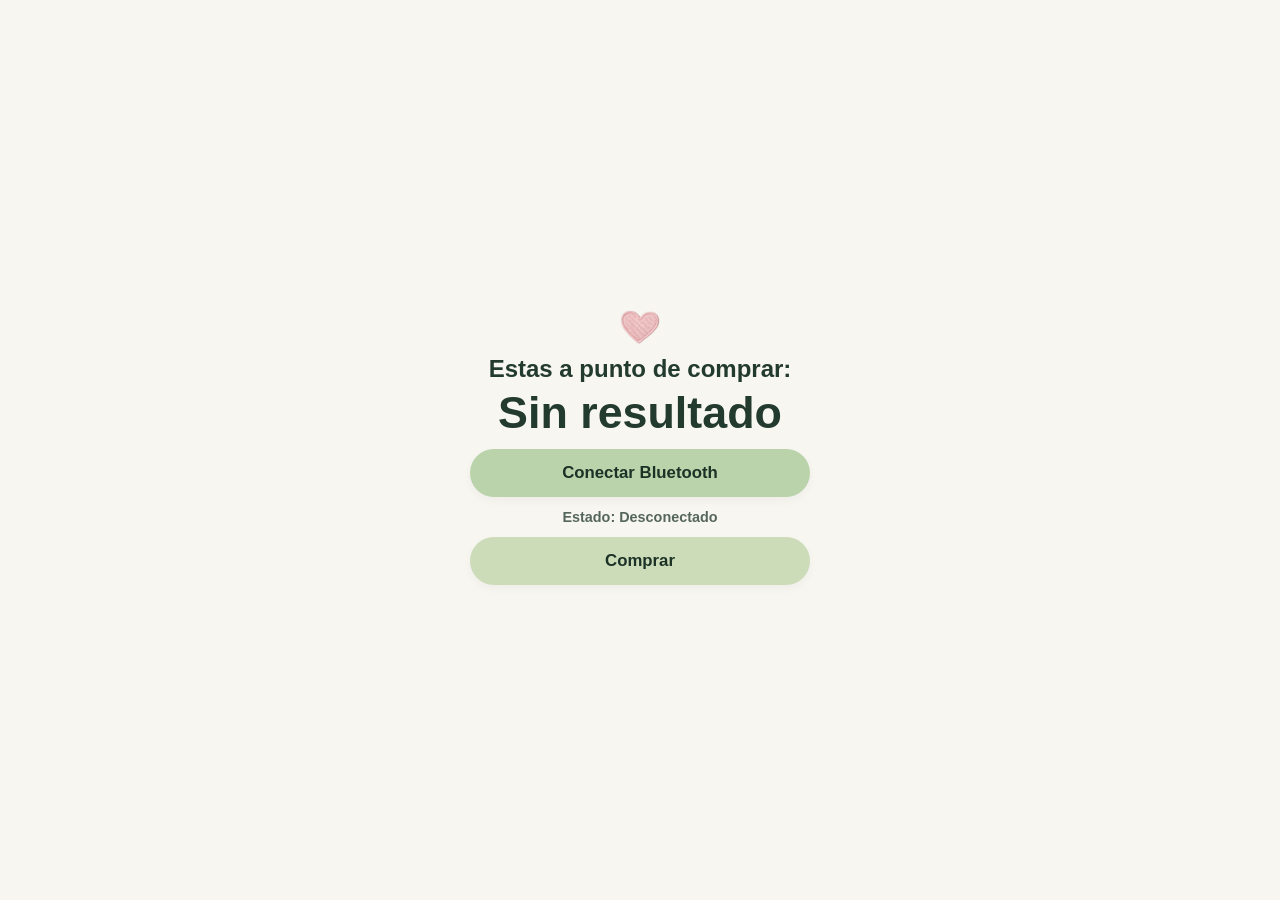
<file: formulario/rutas.html>
<!DOCTYPE html>
<html lang="es">
<head>
    <meta charset="UTF-8">
    <meta name="viewport" content="width=device-width, initial-scale=1.0">
    <title>Resultado</title>
    <link rel="stylesheet" href="../estilo/rutas.css">
</head>
<body>

    <div class="rectangulo">
        <div class="contenedor-resultado">
            <h1>Estas a punto de comprar:</h1>
            <div class="numero-ruta" id="valor-ruta">--</div>

            <!-- Botón para conectar el Bluetooth -->
            <button class="botonE" id="btnConectar" onclick="conectarBluetooth()">Conectar Bluetooth</button>
            <p id="estado">Estado: Desconectado</p>

            <!-- Botón de Comprar / Dispensar -->
            <!-- Botón de Comprar / Dispensar con ID agregado -->
             <button class="botonE" id="btnComprar" onclick="enviarResultadoAlESP32()">Comprar</button>
        </div>
    </div>

    <script>
        // 1. Recuperar el resultado y el nombre de la pastilla del localStorage al cargar la página
        const resultadoRuta = localStorage.getItem('resultadoRuta');
        const nombrePastilla = localStorage.getItem('nombrePastilla');
        const elementoRuta = id => document.getElementById(id);
        
        if (nombrePastilla) {
            elementoRuta('valor-ruta').textContent = nombrePastilla;
        } else if (resultadoRuta) {
            elementoRuta('valor-ruta').textContent = resultadoRuta;
        } else {
            elementoRuta('valor-ruta').textContent = "Sin resultado";
        }

        // Variables para la conexión Bluetooth
        let bluetoothDevice;
        let bluetoothCharacteristic;

        const SERVICE_UUID = "4fafc201-1fb5-459e-8fcc-c5c9c331914b";
        const CHARACTERISTIC_UUID = "beb5483e-36e1-4688-b7f5-ea07361b26a9";

        // 2. Función para conectar por Bluetooth (¡Esta era la que faltaba!)
        async function conectarBluetooth() {
            try {
                elementoRuta('estado').innerText = "Estado: Buscando dispositivo...";
                
                bluetoothDevice = await navigator.bluetooth.requestDevice({
                    filters: [{ name: 'DispensadorESP32' }],
                    optionalServices: [SERVICE_UUID]
                });

                const server = await bluetoothDevice.gatt.connect();
                const service = await server.getPrimaryService(SERVICE_UUID);
                bluetoothCharacteristic = await service.getCharacteristic(CHARACTERISTIC_UUID);

                elementoRuta('estado').innerText = "Estado: ¡Conectado!";
                elementoRuta('estado').style.color = "#d4edda";
            } catch (error) {
                console.log("Error: ", error);
                elementoRuta('estado').innerText = "Estado: Error al conectar";
                elementoRuta('estado').style.color = "#ffcccc";
            }
        }

        // 3. Función que se ejecuta al presionar "Comprar"
async function enviarResultadoAlESP32() {
    const elementoEstado = elementoRuta('estado');
    const botonComprar = elementoRuta('btnComprar'); // Capturamos el botón

    // Validar si el Bluetooth NO está conectado
    if (!bluetoothCharacteristic) {
        elementoEstado.innerText = "¡Primero debes conectar el Bluetooth!";
        elementoEstado.style.color = "#ffcccc"; 
        return; 
    }

    // Validar si hay un resultado válido guardado
    if (!resultadoRuta || resultadoRuta === "Sin resultado") {
        elementoEstado.innerText = "No hay un número de resultado válido.";
        elementoEstado.style.color = "#ffcccc";
        return; 
    }

    // ====================================================================
    // ¡LA CORRECCIÓN ESTÁ AQUÍ!
    // Desactivamos el botón INMEDIATAMENTE para que no puedan dar doble clic
    // ====================================================================
    botonComprar.disabled = true;

    try {
        elementoEstado.style.color = "white";
        elementoEstado.innerText = "Enviando orden...";

        const encoder = new TextEncoder();
        // Ahora sí, mandamos el dato de forma segura por el aire
        await bluetoothCharacteristic.writeValue(encoder.encode(resultadoRuta));
        
        console.log("Número enviado al ESP32: " + resultadoRuta);
        elementoEstado.innerText = "¡Orden enviada con éxito!";
        elementoEstado.style.color = "#d4edda"; 

    } catch (error) {
        console.log("Error al enviar dato: ", error);
        elementoEstado.innerText = "Error al enviar el comando.";
        elementoEstado.style.color = "#ffcccc";
        
        // Si REALMENTE hubo un error de señal y no se mandó nada, 
        // le reactivamos el botón para que pueda volver a intentar
        botonComprar.disabled = false;
    }
}


    </script>
    
</body>
</html>
</file>
<file: estilo/elegir.css>
body, html {
    margin: 0;
    padding: 0;
    width: 100%;
    height: 100%;
    box-sizing: border-box;
    font-family: sans-serif;
    background-color: #efe6dd; /* Fondo café claro exterior uniforme */
}

/* Ocultamos el fondo viejo diagonal */
.fondo-diagonal {
    display: none;
}

/* Contenedor principal: Margen exterior simétrico y centrado absoluto */
.contenido-opciones {
    width: 100%;
    height: 100%;
    padding: 10px; 
    box-sizing: border-box;
    display: flex;
    align-items: center;
    justify-content: center;
}

/* Tarjeta blanca: Centrada a la perfección sin desbordes laterales */
.tarjeta-opciones {
    background-color: #ffffff;
    width: 100%;
    height: 100%; 
    border-radius: 10px; 
    box-shadow: 0 4px 20px rgba(0, 0, 0, 0.2);
    display: flex;
    flex-direction: column;
    align-items: center;
    justify-content: center; /* Simetría exacta arriba y abajo */
    padding: 24px 9px;
    box-sizing: border-box;
}

/* TÍTULO DE LA PREGUNTA: Regresado a su tamaño ideal legible y centrado */
.pregunta {
    margin: 0 auto 20px auto;
    width: 100%; 
    font-weight: 700;
    font-size: 20px; /* Restaurado al tamaño correcto solicitado previamente */
    color: #4e342e;
    text-align: center;
    box-sizing: border-box;
}


/* CONTENEDOR FLUIDO: Se adapta al ancho de la tarjeta de forma simétrica */
.contenedor-botones {
    display: flex;
    flex-direction: column;
    gap: 18px; 
    width: 100%;
    max-width: 340px; 
    margin: 0 auto; 
    box-sizing: border-box;
}

/* BOTÓN REAL: Actúa como la fila contenedora invisible */
.botonE {
    position: relative;
    width: 100%;
    height: 52px; 
    background: transparent;
    border: none;
    margin: 0;
    cursor: pointer;
    
    /* El padding izquierdo salta el espacio del cuadro oscuro (30%) + espacio en medio (5%) */
    padding: 0;
    padding-left: 35%; 
    box-sizing: border-box;
    
    /* Centrado matemático absoluto del texto dentro de la zona de la caja clara */
    display: flex;
    align-items: center;
    justify-content: center;
    text-align: center;
    
    color: #4e342e;
    font-size: 13px; /* Restaurado al tamaño correcto solicitado previamente */
    font-weight: bold;
    
    isolation: isolate; 
    transition: transform 0.2s;
}

/* RECTÁNGULO CAFÉ OSCURO */
.botonE::before {
    content: '';
    position: absolute;
    left: 0;
    top: 0;
    width: 30%; 
    height: 100%;
    background-color: #6d4c41;
    border-radius: 4px; 
    box-sizing: border-box;
    transition: background-color 0.2s;
    background-position: center;
    background-size: cover;
    background-repeat: no-repeat;
}

/* CAJA CAFÉ CLARO VISIBLE */
.botonE::after {
    content: '';
    position: absolute;
    right: 0;
    top: 0;
    width: 65%; 
    height: 100%;
    background-color: #fcf8f2; 
    border: 1px solid #e6dacb;
    border-radius: 4px; 
    box-sizing: border-box;
    z-index: -1; 
    transition: background-color 0.2s, box-shadow 0.2s;
}

/* ------------------------------------------------------------- */
/* EFECTOS DE INTERACCIÓN                                        */
/* ------------------------------------------------------------- */

.botonE:hover {
    transform: scale(1.04); 
}

.botonE:hover::after {
    background-color: #f3e5d7;
    box-shadow: 0 4px 12px rgba(0, 0, 0, 0.06);
}

.botonE:hover::before {
    background-color: #5d4037; 
}

.botonE:active {
    transform: scale(1.01);
    background-color: #e4d0be;
}
</file>
<file: estilo/formulario.css>
/* Base de diseño limpia */
* {
    box-sizing: border-box;
    margin: 0;
    padding: 0;
}

body {
    font-family: -apple-system, BlinkMacSystemFont, "Segoe UI", Roboto, Helvetica, Arial, sans-serif;
    background-color: #ffffff; /* Fondo limpio sin cajas contenedoras */
    color: #1a1a1a;
    padding: 24px 16px;
    line-height: 1.5;
    
    /* Centra todo el bloque del formulario en la pantalla */
    display: flex;
    flex-direction: column;
    align-items: center;
}

/* El bloque principal se ajusta al centro sin cajas visibles */
.rectangulo {
    width: 100%;
    max-width: 700px; /* Ancho óptimo de lectura */
    display: flex;
    flex-direction: column;
    align-items: center;
}

.prePRINCI, #formulario-largo {
    width: 100%;
    display: flex;
    flex-direction: column;
    align-items: center;
}

/* Se eliminan por completo los contenedores, bordes y fondos de las preguntas */
fieldset {
    border: none;
    background: none;
    padding: 0;
    margin-bottom: 48px; /* Espaciado amplio entre cada bloque de pregunta */
    width: 100%;
    display: flex;
    flex-direction: column;
    align-items: flex-start;
}

/* Título de la pregunta perfectamente alineado */
legend {
    font-size: 1.2rem;
    font-weight: 600;
    color: #111111;
    margin-bottom: 20px;
    width: 100%;
    float: left;
}

/* ==========================================================================
   OPCIONES DE RESPUESTA (Con líneas y bordes redondeados como tu imagen)
   ========================================================================== */
label {
    display: flex;
    align-items: center;
    background-color: #ffffff;
    border: 2px solid #1a1a1a; /* Línea exterior definida */
    border-radius: 18px; /* Bordes redondeados pronunciados */
    padding: 16px 20px;
    margin-bottom: 12px;
    cursor: pointer;
    
    /* MODIFICADO: Letra más pequeña en móviles para que las opciones cortas entren en una sola línea */
    font-size: 0.85rem; 
    width: 100%; /* Una sola columna vertical */
    
    /* Estructura base estática y transición fluida */
    transform: scale(1);
    transition: background-color 0.2s ease, transform 0.2s cubic-bezier(0.175, 0.885, 0.32, 1.275), border-color 0.2s ease, color 0.2s ease;
}

/* Evita espacio de más en la última opción */
label:last-of-type {
    margin-bottom: 0;
}

/* AGRANDAMIENTO AL PASAR EL CURSOR (HOVER): La opción crece notablemente aquí */
label:hover {
    background-color: #f7f9fa;
    transform: scale(1.08); /* Se hace un 8% más grande de forma fluida al pasar el mouse */
}

/* Estilo de los botones circulares (Radio) */
input[type="radio"] {
    appearance: none;
    -webkit-appearance: none;
    width: 20px;
    height: 20px;
    border: 2px solid #b5b5b5;
    border-radius: 50%;
    margin-right: 14px;
    outline: none;
    display: grid;
    place-content: center;
    transition: border-color 0.15s ease-in-out;
    background-color: #fff;
    flex-shrink: 0;
}

input[type="radio"]::before {
    content: "";
    width: 10px;
    height: 10px;
    border-radius: 50%;
    transform: scale(0);
    transition: 0.15s transform ease-in-out;
    background-color: #111111;
}

input[type="radio"]:checked {
    border-color: #111111;
}

input[type="radio"]:checked::before {
    transform: scale(1);
}

/* Color fuerte y sólido cuando la opción queda seleccionada */
label:has(input[type="radio"]:checked) {
    background-color: #cc0000; /* Rojo fuerte */
    border-color: #8b0000;
    color: #ffffff; /* Texto blanco para excelente contraste */
    font-weight: bold;
}

/* Asegura que el punto del radio se adapte visualmente en la opción seleccionada */
label:has(input[type="radio"]:checked) input[type="radio"] {
    border-color: #ffffff;
}
label:has(input[type="radio"]:checked) input[type="radio"]::before {
    background-color: #cc0000;
}


/* ==========================================================================
   ESTILO DEL BOTÓN DE ENVIAR (Pastel, Sombra y Crecimiento en Hover)
   ========================================================================== */
button, input[type="submit"] {
    display: block;
    margin: 40px auto; 
    background-color: #b3d9ff; /* Azul pastel suave */
    color: #1e3a5f; /* Texto oscuro contrastante */
    font-size: 1.05rem;
    font-weight: 600;
    border: none;
    border-radius: 30px; 
    padding: 16px 48px;
    cursor: pointer;
    box-shadow: 0 6px 16px rgba(179, 217, 255, 0.4);
    
    /* Estructura base estática y transición */
    transform: scale(1);
    transition: background-color 0.2s ease, transform 0.2s cubic-bezier(0.175, 0.885, 0.32, 1.3), box-shadow 0.2s ease;
    outline: none;
}

/* AGRANDAMIENTO AL PASAR EL CURSOR (HOVER): El botón crece masivamente aquí */
button:hover, input[type="submit"]:hover {
    background-color: #004085; /* Cambia a un color azul fuerte e intenso al pasar el mouse */
    color: #ffffff;
    transform: scale(1.25); /* Crece un 25% entero de forma inmediata al posicionar el cursor */
    box-shadow: 0 12px 24px rgba(0, 0, 0, 0.2);
}

/* Estado de clic simple sin cambios de escala adicionales */
button:active, input[type="submit"]:active {
    background-color: #8b0000; /* Cambia a rojo oscuro al hacer clic */
}

/* Ajustes para computadoras */
@media (min-width: 768px) {
    body {
        padding: 60px 24px;
    }
    
    legend {
        font-size: 1.3rem;
    }

    /* MODIFICADO: En computadoras vuelve al tamaño normal porque hay espacio de sobra */
    label {
        font-size: 1rem;
    }
}
</file>
<file: estilo/opciones.css>
body, html {
    margin: 0;
    padding: 0;
    width: 100%;
    height: 100%;
    box-sizing: border-box;
    font-family: sans-serif;
    background-color: #d0edff; /* Tu color azul claro de fondo seleccionado */
    overflow: hidden; /* Evita que la pantalla cree barras de scroll externas */
}

.mujer{
    width: 240px;
    height: 170px;
}
/* Desactivamos el fondo diagonal viejo */
.fondo-diagonal {
    display: none !important;
}

/* ==========================================================================
   2. CONTENEDOR GENERAL (Pantalla Completa Fija)
   ========================================================================== */
.contenido-opciones {
    position: relative;
    width: 100%;
    height: 100vh;
    box-sizing: border-box;
}

/* ==========================================================================
   3. LA TARJETA BLANCA (SIMÉTRICA Y CON MARGEN REDUCIDO)
   ========================================================================== */
.tarjeta-opciones {
    position: absolute; 
    background-color: #ffffff !important;
    
    top: 10px !important;
    bottom: 10px !important;
    left: 10px !important;
    right: 10px !important;
    
    width: auto !important;
    max-width: none !important;
    height: auto !important;
    min-height: 0 !important;
    
    /* El scroll vertical se activa DENTRO de lo blanco para proteger el margen azul exterior */
    overflow-y: auto !important;
    overflow-x: hidden !important;
    
    border-radius: 10px !important; /* Esquinas redondeadas masivas */
    box-shadow: 0 10px 30px rgba(0, 0, 0, 0.05) !important;
    
    padding: 10px 24px;
    display: flex;
    flex-direction: column;
    align-items: center;
    justify-content: space-between; 
    box-sizing: border-box;
}

/* Ocultar barra de scroll en navegadores modernos para mantenerlo estético */
.tarjeta-opciones::-webkit-scrollbar {
    width: 0px;
    background: transparent;
}

/* ==========================================================================
   4. TEXTOS DE BIENVENIDA ADAPTATIVOS
   ========================================================================== */
.pregunta {
    font-family: sans-serif;
    font-weight: bold;
    font-size: 1.15rem !important; 
    color: #000000;
    margin: 0 0 5px 0;
    text-align: center;
    line-height: 1.;
    margin-top: 20px;
}

.pregunta::after {
    content: "Marca la alternativa de tu interés";
    display: block;
    font-size: 0.85rem !important; 
    font-weight: normal;
    color: #7f8c8d;
    margin-top: 10px;
    margin-bottom: -10px;
}

/* ==========================================================================
   5. ESPACIO LIBRE RESERVADO EXACTAMENTE PARA TU ILUSTRACIÓN
   ========================================================================== */
.contenedor-botones {
    margin-top: 40px;
    width: 100%;
}

/* ==========================================================================
   6. DISEÑO DE BOTONES EXTRA PEQUEÑOS EN TONOS PASTEL DELICADOS
   ========================================================================== */
.contenedor-botones {
    display: flex;
    flex-direction: column;
    gap: 12px; 
    width: 100%;
    /* CAMBIO: Reducido a 230px de ancho máximo para que los botones sean súper compactos y finos */
    max-width: 230px; 
    margin-left: auto;
    margin-right: auto;
    margin-top: -2px;
    margin-bottom: 10px;
    align-items: center;
    box-sizing: border-box;
}

.botonE {
    border: 1.5px solid #2c3e50 !important;
    border-radius: 50px !important; 
    /* CAMBIO: Relleno vertical reducido a 8px para achicar bastante el grosor del botón */
    padding: 8px 16px !important; 
    font-size: 13px !important; /* CAMBIO: Tipografía de 13px, mucho más sutil y limpia */
    font-family: sans-serif !important;
    cursor: pointer;
    width: 100% !important;
    box-sizing: border-box;
    text-align: center;
    font-weight: bold;
    transition: background-color 0.3s ease, transform 0.2s ease !important; 
}

/* Botón 1: Enviar al formulario (Morado Lavanda Muy Clarito) */
.contenedor-botones .botonE:nth-child(1) {
    background-color: #f3eefc !important; 
    color: #1c1b1b !important;
}

.contenedor-botones .botonE:nth-child(1):hover,
.contenedor-botones .botonE:nth-child(1):active {
    background-color: #e8dff7 !important; 
    transform: scale(1.02) !important;
}

/* Botón 2: Elegir pastilla (Azul Cielo Muy Clarito) */
.contenedor-botones .botonE:nth-child(2) {
    background-color: #e1f5fe !important; 
    color: #1c1b1b !important;
}

.contenedor-botones .botonE:nth-child(2):hover,
.contenedor-botones .botonE:nth-child(2):active {
    background-color: #b3e5fc !important; 
    transform: scale(1.02) !important;
}

/* ==========================================================================
   7. CONTROL ADAPTABLE PARA PANTALLAS GRANDES DE COMPUTADORA
   ========================================================================== */
@media (min-width: 768px) {
    .tarjeta-opciones {
        top: 20px !important;
        bottom: 20px !important;
        left: 20px !important;
        right: 20px !important;
        padding: 50px 40px;
    }

    .pregunta {
        font-size: 1.6rem !important; 
    }
    
    .pregunta::after {
        font-size: 1rem !important;
    }

    .contenedor-botones {
        max-width: 260px; /* En PC crecen mínimamente para mantener simetría */
    }

    .botonE {
        font-size: 14px !important;
        padding: 10px 18px !important;
    }
}
</file>
<file: estilo/pag1.css>
/* Base de diseño y tipografía */
* {
    box-sizing: border-box;
    margin: 0;
    padding: 0;
}

body {
    font-family: -apple-system, BlinkMacSystemFont, "Segoe UI", Roboto, Helvetica, Arial, sans-serif;
    background-color: #f7f9fa;
    color: #1a1a1a;
    padding: 16px;
    line-height: 1.5;
}

/* El fondo principal del formulario */
.rectangulo {
    width: 100%;
    max-width: 1200px; /* Evita que se estire al infinito en pantallas gigantes */
    margin: 0 auto;
}

.prePRINCI, #formulario-largo {
    width: 100%;
}

/* Diseño de cada bloque de pregunta (Inspirado en las tarjetas de la imagen) */
fieldset {
    border: 1px solid #e0e0e0;
    border-radius: 20px; /* Bordes redondeados pronunciados como la imagen */
    background-color: #ffffff;
    margin-bottom: 24px;
    padding: 24px;
    box-shadow: 0 4px 12px rgba(0, 0, 0, 0.03);
    transition: transform 0.2s ease, border-color 0.2s ease;
}

fieldset:focus-within {
    border-color: #a0a0a0;
}

/* Estilo del título de la pregunta */
legend {
    font-size: 1.1rem;
    font-weight: 600;
    color: #111111;
    padding: 0 8px;
    margin-bottom: 16px;
    float: left; /* Corrige comportamiento por defecto de HTML para poder estilizarlo */
    width: 100%;
}

/* Opciones de respuesta por defecto (Diseño móvil primero) */
label {
    display: flex;
    align-items: center;
    background-color: #fcfcfc;
    border: 1px solid #ececec;
    border-radius: 12px;
    padding: 14px 16px;
    margin-bottom: 10px;
    cursor: pointer;
    font-size: 0.95rem;
    transition: background-color 0.2s, border-color 0.2s;
    width: 100%;
}

label:hover {
    background-color: #f5f5f5;
    border-color: #dcdcdc;
}

/* Estilo de los inputs circulares (Radio) */
input[type="radio"] {
    appearance: none;
    -webkit-appearance: none;
    width: 20px;
    height: 20px;
    border: 2px solid #b5b5b5;
    border-radius: 50%;
    margin-right: 12px;
    outline: none;
    display: grid;
    place-content: center;
    transition: border 0.15s ease-in-out;
    background-color: #fff;
    flex-shrink: 0; /* Evita que el radio se deforme si el texto es muy largo */
}

input[type="radio"]::before {
    content: "";
    width: 10px;
    height: 10px;
    border-radius: 50%;
    transform: scale(0);
    transition: 0.15s transform ease-in-out;
    background-color: #111111; /* Color del punto interior */
}

input[type="radio"]:checked {
    border-color: #111111;
}

input[type="radio"]:checked::before {
    transform: scale(1);
}

/* Resalta toda la tarjeta de la opción cuando se selecciona */
label:has(input[type="radio"]:checked) {
    background-color: #f1f1f1;
    border-color: #111111;
}


/* ==========================================================================
   DISEÑO ADAPTABLE (MEDIA QUERIES)
   ========================================================================== */

/* Ajustes para pantallas medianas y grandes (Tabletas y Computadoras) */
@media (min-width: 768px) {
    body {
        padding: 40px 24px;
    }

    fieldset {
        padding: 32px;
        margin-bottom: 32px;
        /* Activamos flexbox dentro del fieldset para acomodar las opciones */
        display: flex;
        flex-wrap: wrap;
        gap: 12px;
    }

    /* En compu, las respuestas se dividen perfectamente en 2 columnas */
    label {
        width: calc(50% - 6px); /* 50% del espacio restando la mitad del gap */
        margin-bottom: 0; /* Cambiamos el margen por el gap del contenedor */
        font-size: 1rem;
    }
}
</file>
<file: estilo/rutas.css>
/* Base de la página y fondo general de la pantalla */
body {background-size: cover !important;
    background-position: center !important;
    background-color: #f7f6f0 !important;
    display: flex !important;
    justify-content: center !important;
    align-items: center !important;
    min-height: 100vh !important;
    margin: 0 !important;
    padding: 10px !important;
    box-sizing: border-box !important;
    overflow: hidden !important; /* Elimina cualquier rastro de scroll en la ventana global */
    font-family: Arial, sans-serif !important;
}

/* Contenedor flexible que se adapta fluidamente al ancho de CUALQUIER pantalla sin desbordar */
.rectangulo {
    width: 100% !important;
    max-width: 400px !important; /* Límite óptimo para que no se estire infinito en PC y quepa en celulares */
    margin: 0 auto !important;
    padding: 0 !important;
    box-sizing: border-box !important;
    background: transparent !important;
}

/* Alineación interna libre de medidas rígidas */
.contenedor-resultado {
    width: 100% !important;
    display: flex !important;
    flex-direction: column !important;
    align-items: center !important;
    justify-content: center !important;
    box-sizing: border-box !important;
}

/* Espacio reservado para el corazón superior */
.contenedor-resultado::before {
    content: "" !important;
    display: block !important;
    width: 40px !important;
    height: 40px !important;
    margin: 0 auto 8px auto !important;
    background-size: contain !important;
    background-position: center !important;
    background-repeat: no-repeat !important;
    flex-shrink: 0 !important;
    background-image: url('/imagenes/corazon.png') !important; 
}

/* Título adaptable con tamaño controlado para pantallas pequeñas */
.contenedor-resultado h1 {
    font-size: 1.5rem !important;
    color: #233b2e !important; 
    margin: 0 0 6px 0 !important;
    font-weight: bold !important;
    text-align: center !important;
    line-height: 1.2 !important;
    width: 100% !important;
}

/* Número de la ruta */
.numero-ruta {
    font-size: 2.8rem !important;
    font-weight: bold !important;
    color: #233b2e !important;
    margin: 0 0 6px 0 !important;
    text-align: center !important;
    line-height: 1 !important;
}



/* Botones 100% fluidos con esquinas redondeadas garantizadas */
button.botonE {
    width: 90% !important; /* Deja un margen seguro a los lados para evitar desborde horizontal */
    max-width: 340px !important;
    border: none !important;
    border-radius: 50px !important; /* Redondeado perfecto y permanente */
    padding: 14px 20px !important;
    cursor: pointer !important;
    display: block !important;
    margin: 8px auto !important;
    font-size: 1.05rem !important;
    font-weight: bold !important;
    box-sizing: border-box !important;
    box-shadow: 0 4px 10px rgba(0, 0, 0, 0.04) !important;
    flex-shrink: 0 !important;
    outline: none !important;
    
    /* Animación de crecimiento limpia al 15% */
    transition: transform 0.2s cubic-bezier(0.175, 0.885, 0.32, 1.275) !important, 
                background-color 0.2s ease !important, 
                color 0.2s ease !important;
}

/* Mantiene el redondeado total en cualquier interacción del usuario */
button.botonE:hover, button.botonE:active, button.botonE:focus {
    border-radius: 50px !important;
}

/* Botón Conectar Bluetooth: Verde pastel cálido */
#btnConectar {
    background-color: #bad3ab !important; 
    color: #1c3226 !important; 
}

#btnConectar:hover, #btnConectar:active {
    background-color: #a3c292 !important; 
    color: #112018 !important;
    transform: scale(1.15) !important;
}

/* Botón Comprar: Verde oliva complementario */
#btnComprar {
    background-color: #ccdcb9 !important; 
    color: #1c3226 !important;
    margin-top: 8px !important;
}

#btnComprar:hover, #btnComprar:active {
    background-color: #b3cb99 !important; 
    color: #112018 !important;
    transform: scale(1.15) !important;
}

/* Texto de estado inferior */
#estado {
    font-size: 0.9rem !important;
    color: #55665c !important; 
    margin: 4px 0 !important;
    text-align: center !important;
    font-weight: bold !important;
    width: 100% !important;
}

/* Mensajes de advertencia en rojo */
#estado[style*="color: rgb(255, 204, 204)"],
#estado[style*="color: #ffcccc"] {
    color: #d63030 !important; 
    font-weight: bold !important;
}

/* Mensaje de éxito en verde */
#estado[style*="color: rgb(212, 237, 218)"],
#estado[style*="color: #d4edda"] {
    color: #388e3c !important;
    font-weight: bold !important;
}
</file>
